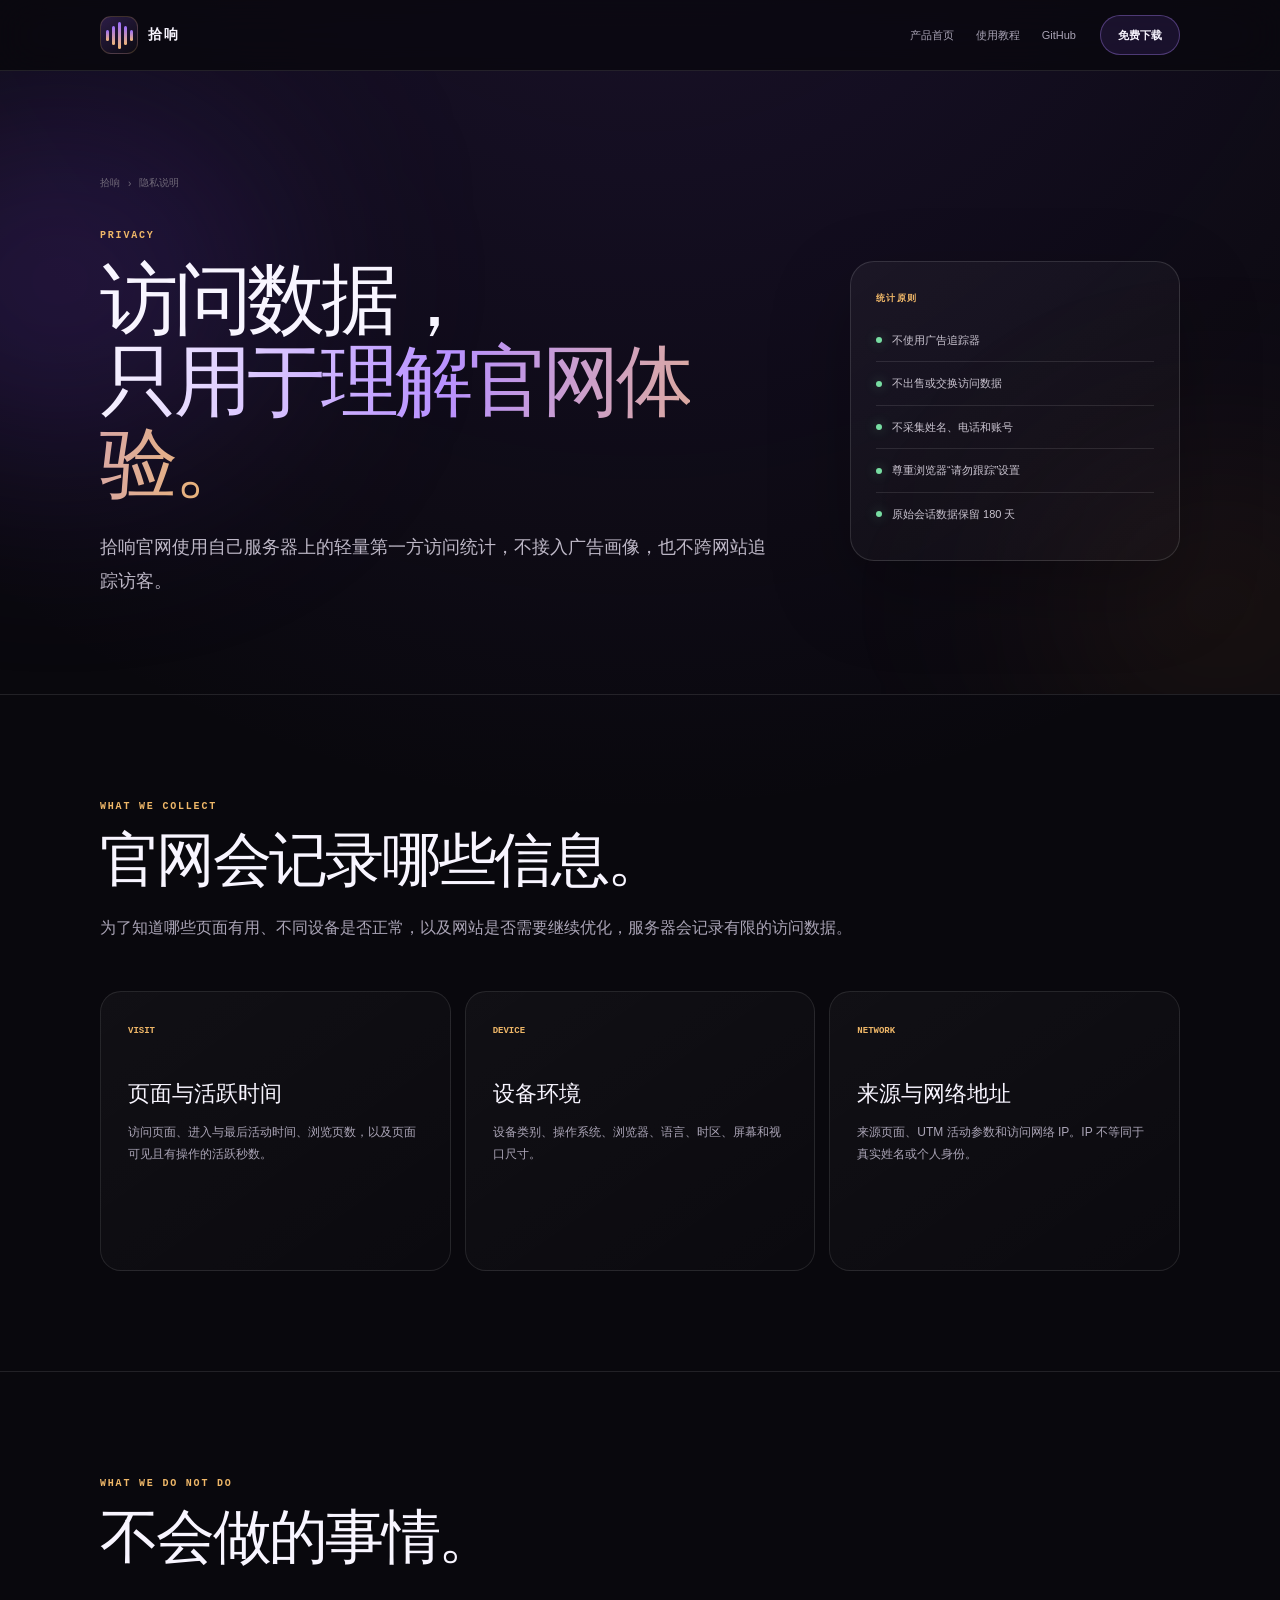
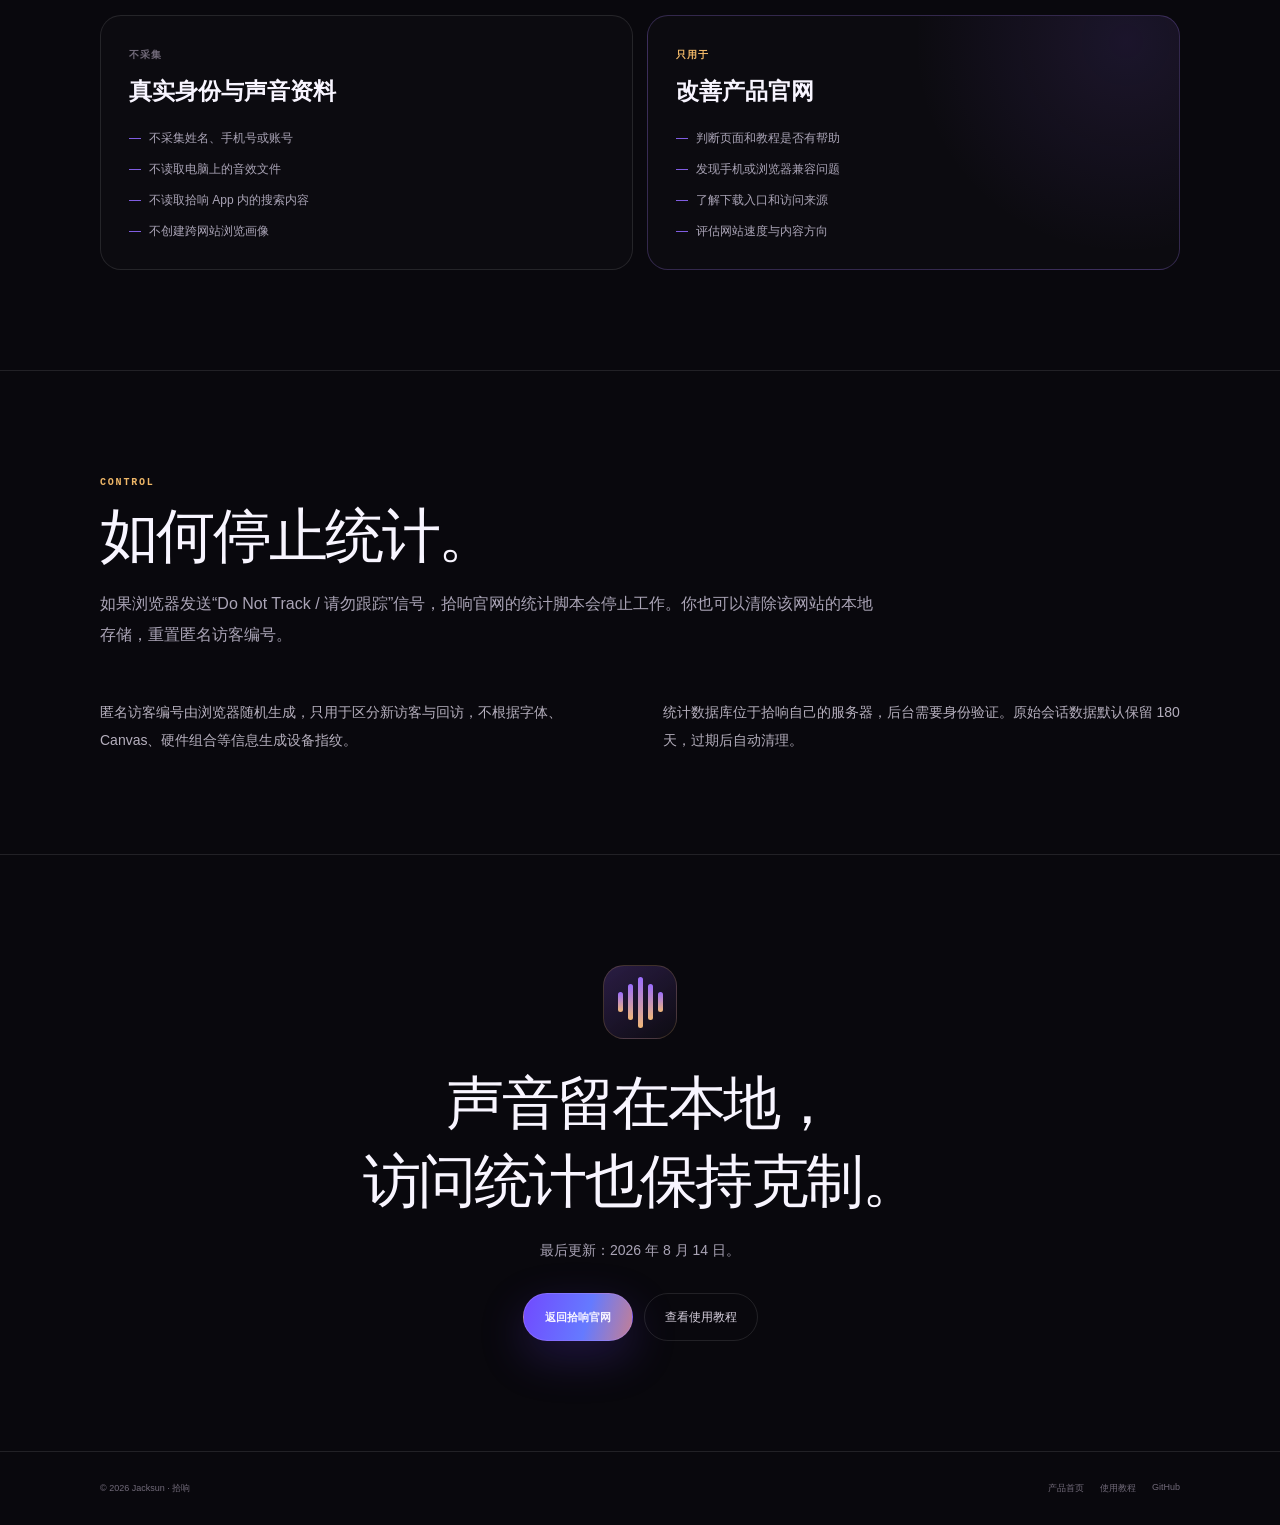
<file: Website/privacy/index.html>
<!doctype html>
<html lang="zh-CN"><head>
  <meta charset="utf-8"><meta name="viewport" content="width=device-width,initial-scale=1"><meta name="theme-color" content="#09080d">
  <title>拾响官网隐私说明</title><meta name="description" content="拾响官网第一方访问统计与数据保留说明。"><meta name="robots" content="index,follow"><link rel="canonical" href="https://shixiang.jack-sun.com/privacy/"><link rel="icon" href="../assets/favicon-64.png">
  <link rel="preload" href="../insights.css?v=1.0.0" as="style" onload="this.onload=null;this.rel='stylesheet'"><noscript><link rel="stylesheet" href="../insights.css?v=1.0.0"></noscript>
</head><body><header class="site-header"><nav class="shell nav"><a class="brand" href="../"><span class="mark"><i></i><i></i><i></i><i></i><i></i></span><b>拾响</b></a><div class="nav-links"><a href="../">产品首页</a><a href="../guide/">使用教程</a><a href="https://github.com/sunqinji666-dotcom/Shixiang">GitHub</a></div><a class="nav-download" href="../#download">免费下载</a></nav></header>
<main><section class="hero"><div class="shell"><div class="breadcrumb"><a href="../">拾响</a><i>›</i><span>隐私说明</span></div><div class="hero-grid"><div><span class="eyebrow">PRIVACY</span><h1>访问数据，<br><em>只用于理解官网体验。</em></h1><p class="hero-lead">拾响官网使用自己服务器上的轻量第一方访问统计，不接入广告画像，也不跨网站追踪访客。</p></div><aside class="fact-card"><span>统计原则</span><ul><li>不使用广告追踪器</li><li>不出售或交换访问数据</li><li>不采集姓名、电话和账号</li><li>尊重浏览器“请勿跟踪”设置</li><li>原始会话数据保留 180 天</li></ul></aside></div></div></section>
<section class="content-section"><div class="shell"><div class="section-heading"><span class="section-kicker">WHAT WE COLLECT</span><h2>官网会记录哪些信息。</h2><p>为了知道哪些页面有用、不同设备是否正常，以及网站是否需要继续优化，服务器会记录有限的访问数据。</p></div><div class="card-grid"><article class="info-card"><span>VISIT</span><h3>页面与活跃时间</h3><p>访问页面、进入与最后活动时间、浏览页数，以及页面可见且有操作的活跃秒数。</p></article><article class="info-card"><span>DEVICE</span><h3>设备环境</h3><p>设备类别、操作系统、浏览器、语言、时区、屏幕和视口尺寸。</p></article><article class="info-card"><span>NETWORK</span><h3>来源与网络地址</h3><p>来源页面、UTM 活动参数和访问网络 IP。IP 不等同于真实姓名或个人身份。</p></article></div></div></section>
<section class="content-section"><div class="shell"><div class="section-heading"><span class="section-kicker">WHAT WE DO NOT DO</span><h2>不会做的事情。</h2></div><div class="comparison"><article class="compare-card"><span>不采集</span><h3>真实身份与声音资料</h3><ul><li>不采集姓名、手机号或账号</li><li>不读取电脑上的音效文件</li><li>不读取拾响 App 内的搜索内容</li><li>不创建跨网站浏览画像</li></ul></article><article class="compare-card highlight"><span>只用于</span><h3>改善产品官网</h3><ul><li>判断页面和教程是否有帮助</li><li>发现手机或浏览器兼容问题</li><li>了解下载入口和访问来源</li><li>评估网站速度与内容方向</li></ul></article></div></div></section>
<section class="content-section"><div class="shell"><div class="section-heading"><span class="section-kicker">CONTROL</span><h2>如何停止统计。</h2><p>如果浏览器发送“Do Not Track / 请勿跟踪”信号，拾响官网的统计脚本会停止工作。你也可以清除该网站的本地存储，重置匿名访客编号。</p></div><div class="prose"><p>匿名访客编号由浏览器随机生成，只用于区分新访客与回访，不根据字体、Canvas、硬件组合等信息生成设备指纹。</p><p>统计数据库位于拾响自己的服务器，后台需要身份验证。原始会话数据默认保留 180 天，过期后自动清理。</p></div></div></section>
<section class="closing"><div class="shell"><span class="mark"><i></i><i></i><i></i><i></i><i></i></span><h2>声音留在本地，<br>访问统计也保持克制。</h2><p>最后更新：2026 年 8 月 14 日。</p><div class="hero-actions"><a class="primary-action" href="../">返回拾响官网</a><a class="secondary-action" href="../guide/">查看使用教程</a></div></div></section></main>
<footer class="footer"><div class="shell footer-inner"><span>© 2026 Jacksun · 拾响</span><div class="footer-links"><a href="../">产品首页</a><a href="../guide/">使用教程</a><a href="https://github.com/sunqinji666-dotcom/Shixiang">GitHub</a></div></div></footer></body></html>
</file>
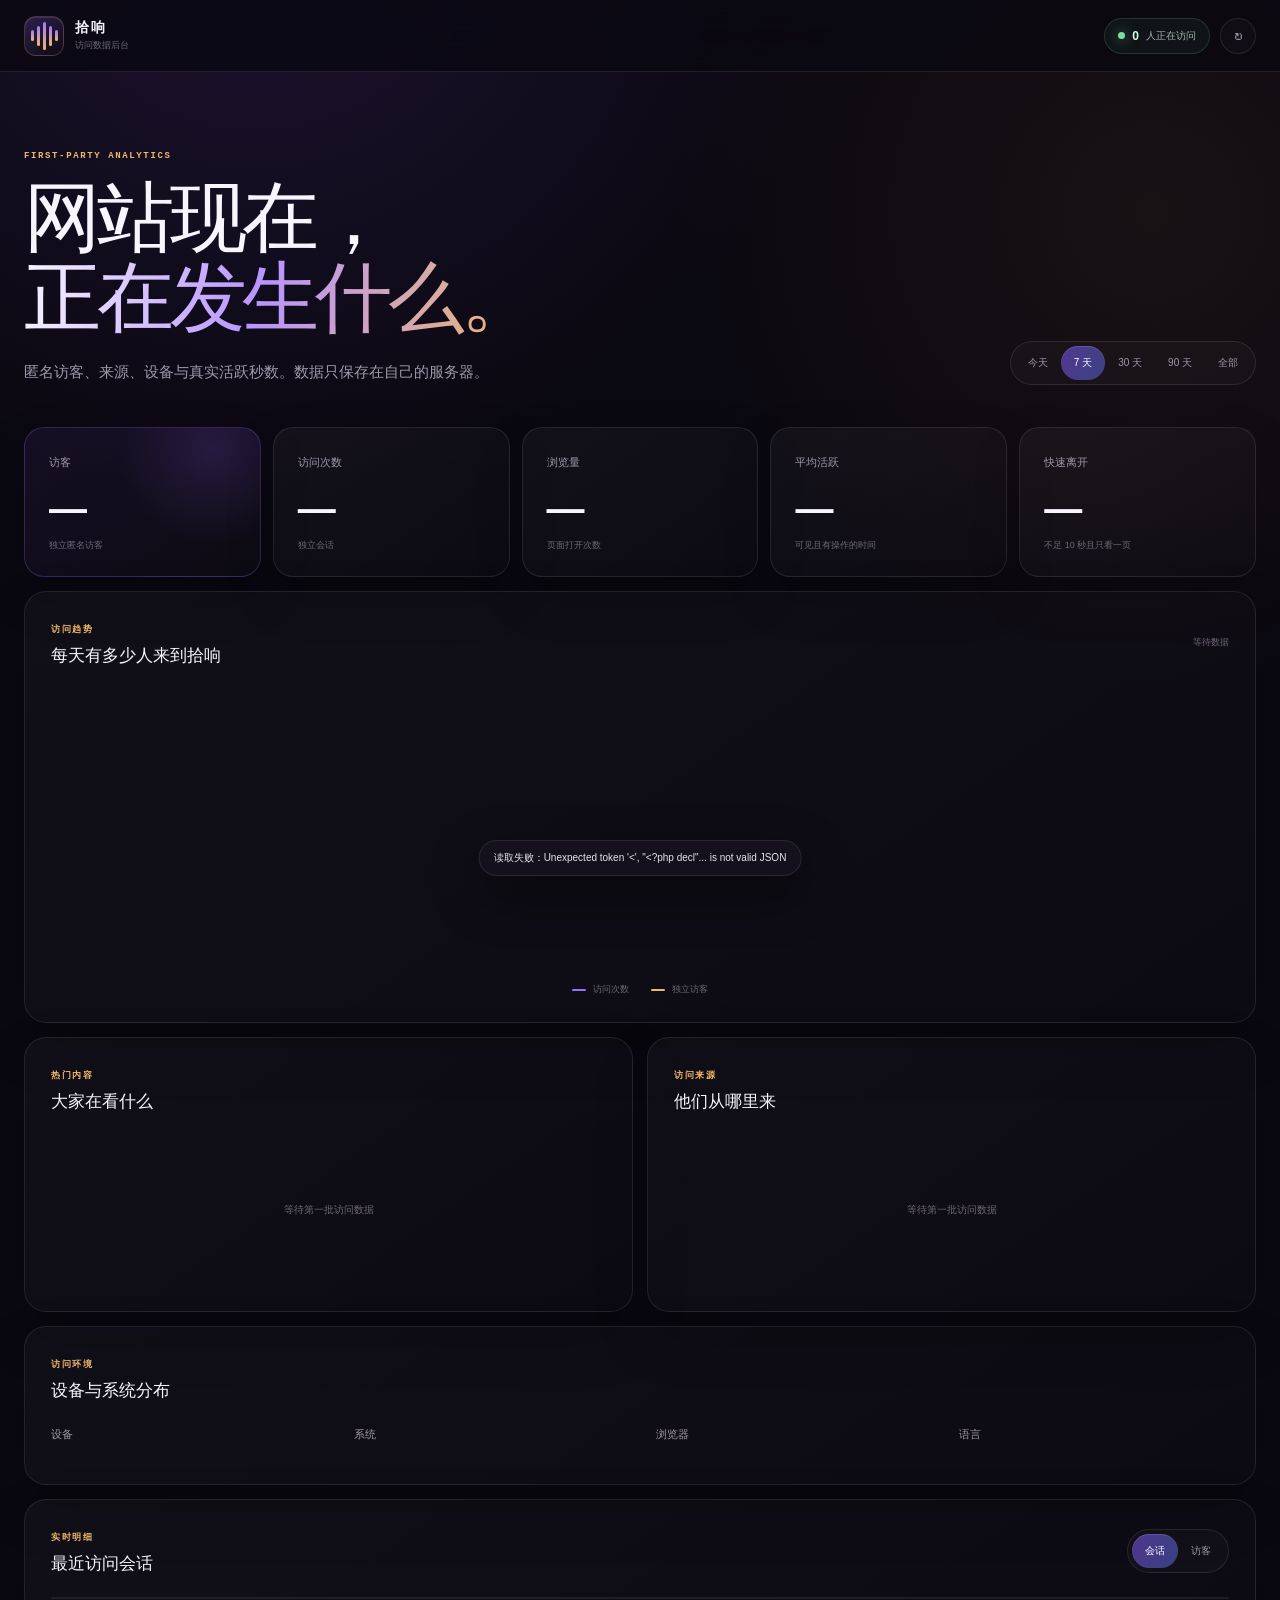
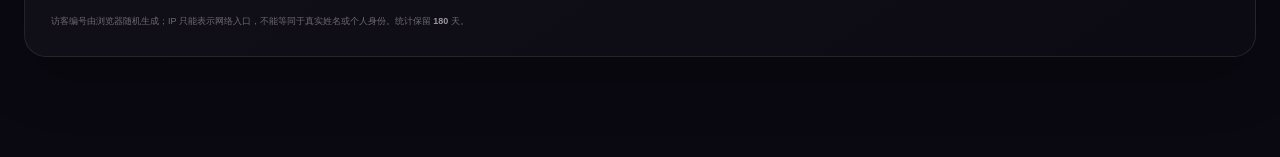
<file: Website/analytics/admin/index.html>
<!doctype html>
<html lang="zh-CN">
<head>
  <meta charset="utf-8">
  <meta name="viewport" content="width=device-width, initial-scale=1">
  <meta name="robots" content="noindex,nofollow,noarchive">
  <meta name="theme-color" content="#0b0911">
  <title>拾响访问后台</title>
  <link rel="icon" href="../../assets/favicon-64.png">
  <link rel="stylesheet" href="dashboard.css?v=1.0.0">
</head>
<body>
  <div class="ambient" aria-hidden="true"></div>
  <header class="topbar">
    <a class="brand" href="../../" aria-label="返回拾响官网">
      <span class="brand-mark"><i></i><i></i><i></i><i></i><i></i></span>
      <span><b>拾响</b><small>访问数据后台</small></span>
    </a>
    <div class="top-actions">
      <span class="live-pill"><i></i><b data-live-count>0</b> 人正在访问</span>
      <button class="icon-button" type="button" data-refresh aria-label="刷新数据" title="刷新数据">↻</button>
    </div>
  </header>

  <main class="dashboard-shell">
    <section class="dashboard-heading">
      <div>
        <span class="eyebrow">FIRST-PARTY ANALYTICS</span>
        <h1>网站现在，<br><em>正在发生什么。</em></h1>
        <p>匿名访客、来源、设备与真实活跃秒数。数据只保存在自己的服务器。</p>
      </div>
      <div class="range-control" role="group" aria-label="统计时间范围">
        <button type="button" data-range="1d">今天</button>
        <button type="button" data-range="7d" class="active">7 天</button>
        <button type="button" data-range="30d">30 天</button>
        <button type="button" data-range="90d">90 天</button>
        <button type="button" data-range="all">全部</button>
      </div>
    </section>

    <section class="metric-grid" aria-label="访问概览">
      <article class="metric-card metric-primary"><span>访客</span><strong data-metric="visitors">—</strong><small>独立匿名访客</small></article>
      <article class="metric-card"><span>访问次数</span><strong data-metric="sessions">—</strong><small>独立会话</small></article>
      <article class="metric-card"><span>浏览量</span><strong data-metric="pageviews">—</strong><small>页面打开次数</small></article>
      <article class="metric-card"><span>平均活跃</span><strong data-metric="avg_active_seconds">—</strong><small>可见且有操作的时间</small></article>
      <article class="metric-card"><span>快速离开</span><strong data-metric="bounce_rate">—</strong><small>不足 10 秒且只看一页</small></article>
    </section>

    <section class="panel chart-panel">
      <div class="panel-head"><div><span>访问趋势</span><h2>每天有多少人来到拾响</h2></div><small data-updated>等待数据</small></div>
      <div class="chart-wrap"><svg viewBox="0 0 900 270" preserveAspectRatio="none" role="img" aria-label="访问趋势折线图" data-chart></svg></div>
      <div class="chart-legend"><span><i class="violet"></i>访问次数</span><span><i class="gold"></i>独立访客</span></div>
    </section>

    <section class="split-grid">
      <article class="panel">
        <div class="panel-head"><div><span>热门内容</span><h2>大家在看什么</h2></div></div>
        <div class="rank-list" data-top-pages><div class="empty-state">等待第一批访问数据</div></div>
      </article>
      <article class="panel">
        <div class="panel-head"><div><span>访问来源</span><h2>他们从哪里来</h2></div></div>
        <div class="rank-list" data-sources><div class="empty-state">等待第一批访问数据</div></div>
      </article>
    </section>

    <section class="panel">
      <div class="panel-head"><div><span>访问环境</span><h2>设备与系统分布</h2></div></div>
      <div class="dimension-grid">
        <div><h3>设备</h3><div class="bar-list" data-devices></div></div>
        <div><h3>系统</h3><div class="bar-list" data-systems></div></div>
        <div><h3>浏览器</h3><div class="bar-list" data-browsers></div></div>
        <div><h3>语言</h3><div class="bar-list" data-languages></div></div>
      </div>
    </section>

    <section class="panel session-panel">
      <div class="panel-head"><div><span>实时明细</span><h2>最近访问会话</h2></div><div class="view-toggle"><button class="active" type="button" data-view="sessions">会话</button><button type="button" data-view="visitors">访客</button></div></div>
      <div class="table-scroll">
        <table>
          <thead data-table-head></thead>
          <tbody data-table-body></tbody>
        </table>
      </div>
      <div class="privacy-note">访客编号由浏览器随机生成；IP 只能表示网络入口，不能等同于真实姓名或个人身份。统计保留 <b data-retention>180</b> 天。</div>
    </section>
  </main>

  <div class="toast" data-toast role="status" aria-live="polite"></div>
  <script src="dashboard.js?v=1.0.0" defer></script>
</body>
</html>
</file>
<file: Website/insights.css>
:root{color-scheme:dark;--bg:#09080d;--panel:#14101c;--text:#f8f5ff;--muted:#aaa4b6;--dim:#716a79;--violet:#9169ff;--gold:#efb768;--green:#78dda2;--line:rgba(255,255,255,.1);--shell:min(1080px,calc(100vw - 48px));--ease:cubic-bezier(.23,1,.32,1)}*{box-sizing:border-box}html{scroll-behavior:smooth;background:var(--bg)}body{margin:0;min-width:320px;overflow-x:hidden;background:radial-gradient(circle at 50% -8%,rgba(110,65,194,.18),transparent 31%),var(--bg);color:var(--text);font-family:-apple-system,BlinkMacSystemFont,"SF Pro Display","PingFang SC","Helvetica Neue",sans-serif;-webkit-font-smoothing:antialiased}a{color:inherit;text-decoration:none}.shell{width:var(--shell);margin-inline:auto}.skip-link{position:fixed;z-index:1000;top:8px;left:8px;padding:9px 13px;border-radius:8px;background:white;color:#111;transform:translateY(-150%)}.skip-link:focus{transform:none}.site-header{position:sticky;z-index:50;top:0;border-bottom:1px solid var(--line);background:rgba(9,8,13,.8);backdrop-filter:blur(22px) saturate(145%)}.nav{display:flex;min-height:70px;align-items:center;gap:24px}.brand{display:flex;align-items:center;gap:10px}.mark{display:flex;width:38px;height:38px;align-items:center;justify-content:center;gap:3px;border:1px solid rgba(239,183,104,.2);border-radius:11px;background:linear-gradient(145deg,rgba(130,84,211,.28),rgba(14,12,19,.92))}.mark i{display:block;width:3px;border-radius:8px;background:linear-gradient(#9b6dff,#f1b777)}.mark i:nth-child(1),.mark i:nth-child(5){height:11px}.mark i:nth-child(2),.mark i:nth-child(4){height:19px}.mark i:nth-child(3){height:27px}.brand b{font-size:14px;letter-spacing:.13em}.nav-links{display:flex;align-items:center;gap:22px;margin-left:auto}.nav-links a{color:var(--muted);font-size:11px}.nav-download,.primary-action{display:inline-flex;min-height:40px;align-items:center;justify-content:center;padding:0 17px;border:1px solid rgba(177,135,255,.35);border-radius:999px;background:rgba(119,77,215,.14);font-size:11px;font-weight:650}.hero{position:relative;padding:105px 0 96px;border-bottom:1px solid var(--line);overflow:hidden}.hero::before,.hero::after{content:"";position:absolute;border-radius:50%;filter:blur(110px);pointer-events:none}.hero::before{width:420px;height:340px;left:-150px;top:40px;background:rgba(105,58,196,.25)}.hero::after{width:360px;height:280px;right:-120px;bottom:-50px;background:rgba(225,145,80,.09)}.breadcrumb{position:relative;z-index:1;display:flex;align-items:center;gap:8px;color:var(--dim);font-size:10px}.breadcrumb i{font-style:normal}.hero-grid{position:relative;z-index:1;display:grid;grid-template-columns:1fr 330px;align-items:center;gap:80px;margin-top:34px}.eyebrow,.section-kicker{color:var(--gold);font:700 10px ui-monospace,SFMono-Regular,monospace;letter-spacing:.18em;text-transform:uppercase}.hero h1{margin:17px 0 0;font-size:clamp(50px,6.6vw,78px);font-weight:580;letter-spacing:-.055em;line-height:1.05}.hero h1 em{color:transparent;background:linear-gradient(100deg,#f8f5ff,#b891ff 47%,#efb768);background-clip:text;-webkit-background-clip:text;font-style:normal}.hero-lead{max-width:720px;margin:25px 0 0;color:#beb8c7;font-size:18px;line-height:1.9}.hero-actions{display:flex;gap:11px;margin-top:30px}.primary-action{min-height:48px;padding:0 21px;background:linear-gradient(105deg,#714aff,#657aff 58%,#c47f93);box-shadow:0 16px 45px rgba(92,58,205,.28)}.secondary-action{display:inline-flex;min-height:48px;align-items:center;padding:0 20px;border:1px solid var(--line);border-radius:999px;color:#d7d0de;font-size:12px}.fact-card{padding:25px;border:1px solid rgba(255,255,255,.13);border-radius:24px;background:linear-gradient(145deg,rgba(255,255,255,.045),rgba(255,255,255,.014));box-shadow:0 30px 80px rgba(0,0,0,.25)}.fact-card>span{color:var(--gold);font-size:9px;font-weight:700;letter-spacing:.15em}.fact-card ul{display:flex;flex-direction:column;gap:0;margin:14px 0 0;padding:0;list-style:none}.fact-card li{display:flex;align-items:center;gap:10px;padding:13px 0;border-bottom:1px solid var(--line);color:#cac4d0;font-size:11px;line-height:1.5}.fact-card li:last-child{border:0}.fact-card li::before{content:"";width:6px;height:6px;flex:0 0 auto;border-radius:50%;background:var(--green);box-shadow:0 0 12px rgba(120,221,162,.4)}.content-section{padding:100px 0;border-bottom:1px solid var(--line)}.section-heading{max-width:780px}.section-heading h2{margin:15px 0 0;font-size:clamp(38px,5vw,59px);font-weight:580;letter-spacing:-.045em;line-height:1.1}.section-heading p{margin:20px 0 0;color:var(--muted);font-size:16px;line-height:1.9}.prose{display:grid;grid-template-columns:1fr 1fr;gap:45px;margin-top:48px}.prose p{margin:0;color:#b5afbd;font-size:14px;line-height:2}.prose strong{color:#f0ebf5;font-weight:620}.card-grid{display:grid;grid-template-columns:repeat(3,1fr);gap:14px;margin-top:48px}.info-card{min-height:280px;padding:27px;border:1px solid var(--line);border-radius:21px;background:linear-gradient(145deg,rgba(255,255,255,.035),rgba(255,255,255,.012))}.info-card>span{color:var(--gold);font:700 9px ui-monospace,monospace}.info-card h3{margin:42px 0 0;font-size:22px;font-weight:580}.info-card p{margin:13px 0 0;color:var(--muted);font-size:12px;line-height:1.8}.steps{display:flex;flex-direction:column;margin-top:45px;border:1px solid var(--line);border-radius:22px;overflow:hidden}.step{display:grid;grid-template-columns:70px 1fr;gap:22px;padding:27px;border-bottom:1px solid var(--line);background:rgba(255,255,255,.016)}.step:last-child{border:0}.step>span{display:grid;width:46px;height:46px;place-items:center;border-radius:50%;background:rgba(124,83,224,.16);color:#c1a7ff;font:700 11px ui-monospace,monospace}.step h3{margin:2px 0 0;font-size:18px}.step p{margin:9px 0 0;color:var(--muted);font-size:12px;line-height:1.8}.comparison{display:grid;grid-template-columns:1fr 1fr;gap:14px;margin-top:45px}.compare-card{padding:28px;border:1px solid var(--line);border-radius:21px;background:rgba(255,255,255,.017)}.compare-card.highlight{border-color:rgba(169,129,255,.25);background:radial-gradient(circle at 90% 10%,rgba(133,86,232,.12),transparent 40%),rgba(255,255,255,.017)}.compare-card>span{color:var(--dim);font-size:10px;font-weight:700;letter-spacing:.12em}.compare-card.highlight>span{color:var(--gold)}.compare-card h3{margin:14px 0 0;font-size:23px}.compare-card ul{display:flex;flex-direction:column;gap:11px;margin:22px 0 0;padding:0;list-style:none}.compare-card li{color:var(--muted);font-size:12px;line-height:1.65}.compare-card li::before{content:"—";margin-right:8px;color:var(--violet)}.faq{display:flex;flex-direction:column;gap:8px;margin-top:40px}.faq details{border:1px solid var(--line);border-radius:15px;background:rgba(255,255,255,.016)}.faq summary{padding:19px 21px;cursor:pointer;font-size:13px;font-weight:600;list-style:none}.faq summary::-webkit-details-marker{display:none}.faq summary::after{content:"+";float:right;color:var(--gold);font-size:17px}.faq details[open] summary::after{content:"−"}.faq p{margin:0;padding:0 21px 20px;color:var(--muted);font-size:12px;line-height:1.85}.related-grid{display:grid;grid-template-columns:repeat(3,1fr);gap:12px;margin-top:36px}.related-card{padding:22px;border:1px solid var(--line);border-radius:17px;background:rgba(255,255,255,.015);transition:transform 150ms var(--ease),border-color 150ms}.related-card span{color:var(--gold);font-size:9px}.related-card b{display:block;margin-top:12px;font-size:14px}.related-card small{display:block;margin-top:9px;color:var(--dim);font-size:10px;line-height:1.6}.closing{padding:110px 0;text-align:center}.closing .mark{width:74px;height:74px;margin:auto;border-radius:21px;gap:5px}.closing .mark i{width:5px}.closing .mark i:nth-child(1),.closing .mark i:nth-child(5){height:20px}.closing .mark i:nth-child(2),.closing .mark i:nth-child(4){height:36px}.closing .mark i:nth-child(3){height:51px}.closing h2{margin:26px 0 0;font-size:clamp(38px,5vw,58px);font-weight:580;letter-spacing:-.045em}.closing p{max-width:650px;margin:17px auto 0;color:var(--muted);font-size:14px;line-height:1.8}.closing .hero-actions{justify-content:center}.footer{padding:30px 0;border-top:1px solid var(--line)}.footer-inner{display:flex;align-items:center;justify-content:space-between;gap:20px;color:var(--dim);font-size:9px}.footer-links{display:flex;gap:16px}@media(hover:hover) and (pointer:fine){.nav-links a:hover{color:white}.related-card:hover{transform:translateY(-2px);border-color:rgba(169,129,255,.25)}}.primary-action:active,.secondary-action:active,.nav-download:active,.related-card:active{transform:scale(.98)}
@media(max-width:900px){.hero-grid{grid-template-columns:1fr}.fact-card{max-width:620px}.card-grid,.related-grid{grid-template-columns:1fr 1fr}.nav-links{display:none}}
@media(max-width:600px){:root{--shell:calc(100vw - 28px)}.nav{min-height:64px}.hero{padding:75px 0 70px}.hero h1{font-size:43px}.hero-lead{font-size:15px}.hero-grid{gap:42px}.hero-actions{flex-direction:column}.hero-actions a{width:100%}.content-section{padding:75px 0}.section-heading h2{font-size:37px}.section-heading p{font-size:14px}.prose,.card-grid,.comparison,.related-grid{grid-template-columns:1fr}.info-card{min-height:230px}.step{grid-template-columns:48px 1fr;padding:21px;gap:13px}.step>span{width:38px;height:38px}.footer-inner{align-items:flex-start;flex-direction:column}.footer-links{flex-wrap:wrap}}
@media(prefers-reduced-motion:reduce){html{scroll-behavior:auto}*,*::before,*::after{animation-duration:.001ms!important;transition-duration:.001ms!important}}
</file>
<file: Website/analytics/admin/dashboard.css>
:root{color-scheme:dark;--bg:#0a0810;--panel:#12101a;--panel2:#17131f;--text:#f8f5ff;--muted:#9f98aa;--dim:#6f6878;--line:rgba(255,255,255,.095);--violet:#9671ff;--violet2:#6f64ff;--gold:#efb768;--green:#73dfa3;--ease:cubic-bezier(.23,1,.32,1);--shell:min(1320px,calc(100vw - 48px))}
*{box-sizing:border-box}html{background:var(--bg)}body{margin:0;min-width:320px;background:radial-gradient(circle at 20% -5%,rgba(125,76,220,.16),transparent 28%),radial-gradient(circle at 90% 12%,rgba(222,145,85,.07),transparent 25%),var(--bg);color:var(--text);font-family:-apple-system,BlinkMacSystemFont,"SF Pro Display","PingFang SC","Helvetica Neue",sans-serif;-webkit-font-smoothing:antialiased}.ambient{position:fixed;z-index:-1;inset:0;background-image:linear-gradient(rgba(255,255,255,.018) 1px,transparent 1px),linear-gradient(90deg,rgba(255,255,255,.018) 1px,transparent 1px);background-size:64px 64px;mask-image:linear-gradient(to bottom,black,transparent 70%)}button,a{-webkit-tap-highlight-color:transparent}.topbar{position:sticky;z-index:50;top:0;display:flex;min-height:72px;align-items:center;justify-content:space-between;padding:0 max(24px,calc((100vw - 1320px)/2));border-bottom:1px solid var(--line);background:rgba(10,8,16,.78);backdrop-filter:blur(22px) saturate(145%)}.brand{display:flex;align-items:center;gap:11px;color:inherit;text-decoration:none}.brand-mark{display:flex;width:40px;height:40px;align-items:center;justify-content:center;gap:3px;border:1px solid rgba(239,183,104,.22);border-radius:12px;background:linear-gradient(145deg,rgba(130,84,211,.3),rgba(14,12,19,.94));box-shadow:inset 0 1px rgba(255,255,255,.1)}.brand-mark i{display:block;width:3px;border-radius:9px;background:linear-gradient(#a17aff,#efb768)}.brand-mark i:nth-child(1),.brand-mark i:nth-child(5){height:11px}.brand-mark i:nth-child(2),.brand-mark i:nth-child(4){height:20px}.brand-mark i:nth-child(3){height:28px}.brand>span:last-child{display:flex;flex-direction:column;gap:2px}.brand b{font-size:14px;letter-spacing:.14em}.brand small{color:var(--dim);font-size:9px}.top-actions{display:flex;align-items:center;gap:10px}.live-pill{display:flex;min-height:36px;align-items:center;gap:7px;padding:0 13px;border:1px solid rgba(115,223,163,.17);border-radius:999px;background:rgba(115,223,163,.05);color:#a9b9b0;font-size:10px}.live-pill i{width:7px;height:7px;border-radius:50%;background:var(--green);box-shadow:0 0 14px rgba(115,223,163,.75)}.live-pill b{color:#d9ffe8;font-size:12px}.icon-button{width:36px;height:36px;border:1px solid var(--line);border-radius:50%;background:rgba(255,255,255,.025);color:var(--muted);cursor:pointer;font-size:18px;transition:transform 140ms var(--ease),color 140ms}.icon-button:active{transform:scale(.95)}.icon-button.loading{transform:rotate(180deg)}.dashboard-shell{width:var(--shell);margin:0 auto;padding:72px 0 100px}.dashboard-heading{display:flex;align-items:end;justify-content:space-between;gap:40px;margin-bottom:42px}.eyebrow,.panel-head span{color:var(--gold);font:700 9px ui-monospace,SFMono-Regular,monospace;letter-spacing:.18em;text-transform:uppercase}.dashboard-heading h1{margin:16px 0 0;font-size:clamp(48px,6vw,78px);font-weight:580;letter-spacing:-.055em;line-height:1.04}.dashboard-heading h1 em{color:transparent;background:linear-gradient(100deg,#f8f5ff,#b895ff 46%,#efb768);background-clip:text;-webkit-background-clip:text;font-style:normal}.dashboard-heading p{max-width:620px;margin:20px 0 0;color:var(--muted);font-size:15px;line-height:1.8}.range-control,.view-toggle{display:flex;padding:4px;border:1px solid var(--line);border-radius:999px;background:rgba(255,255,255,.025)}.range-control button,.view-toggle button{min-height:34px;padding:0 13px;border:0;border-radius:999px;background:transparent;color:var(--muted);cursor:pointer;font-size:10px;transition:background-color 140ms,color 140ms,transform 120ms var(--ease)}.range-control button.active,.view-toggle button.active{background:linear-gradient(110deg,rgba(121,80,222,.6),rgba(93,113,236,.5));color:#fff;box-shadow:inset 0 1px rgba(255,255,255,.14)}.range-control button:active,.view-toggle button:active{transform:scale(.96)}.metric-grid{display:grid;grid-template-columns:repeat(5,1fr);gap:12px}.metric-card{min-width:0;padding:24px;border:1px solid var(--line);border-radius:20px;background:linear-gradient(145deg,rgba(255,255,255,.038),rgba(255,255,255,.012));box-shadow:0 20px 50px rgba(0,0,0,.15)}.metric-card.metric-primary{border-color:rgba(158,118,255,.24);background:radial-gradient(circle at 80% 15%,rgba(141,94,238,.16),transparent 42%),linear-gradient(145deg,rgba(114,73,206,.1),rgba(255,255,255,.014))}.metric-card span{color:var(--muted);font-size:11px}.metric-card strong{display:block;margin-top:18px;font-size:38px;font-weight:570;letter-spacing:-.05em}.metric-card small{display:block;margin-top:8px;color:var(--dim);font-size:9px;line-height:1.5}.panel{margin-top:14px;padding:26px;border:1px solid var(--line);border-radius:22px;background:linear-gradient(145deg,rgba(255,255,255,.032),rgba(255,255,255,.01));box-shadow:0 24px 60px rgba(0,0,0,.14)}.panel-head{display:flex;align-items:center;justify-content:space-between;gap:20px}.panel-head h2{margin:8px 0 0;font-size:17px;font-weight:580}.panel-head>small{color:var(--dim);font-size:9px}.chart-wrap{height:270px;margin-top:30px}.chart-wrap svg{display:block;width:100%;height:100%;overflow:visible}.chart-grid{stroke:rgba(255,255,255,.06);stroke-width:1;vector-effect:non-scaling-stroke}.chart-area{fill:url(#areaGradient)}.chart-line{fill:none;stroke:var(--violet);stroke-width:3;vector-effect:non-scaling-stroke}.chart-visitor{fill:none;stroke:var(--gold);stroke-width:2;vector-effect:non-scaling-stroke}.chart-dot{fill:var(--violet);stroke:#15101d;stroke-width:2;vector-effect:non-scaling-stroke}.chart-label{fill:#706979;font:9px -apple-system,BlinkMacSystemFont,sans-serif}.chart-value{fill:#bcb4c6;font:9px ui-monospace,monospace}.chart-legend{display:flex;justify-content:center;gap:22px;margin-top:16px;color:var(--dim);font-size:9px}.chart-legend span{display:flex;align-items:center;gap:7px}.chart-legend i{width:14px;height:2px;border-radius:9px}.chart-legend .violet{background:var(--violet)}.chart-legend .gold{background:var(--gold)}.split-grid{display:grid;grid-template-columns:1fr 1fr;gap:14px}.rank-list{display:flex;flex-direction:column;gap:8px;margin-top:22px}.rank-row{display:grid;grid-template-columns:minmax(0,1fr) auto;align-items:center;gap:16px;padding:13px 14px;border:1px solid rgba(255,255,255,.065);border-radius:13px;background:rgba(255,255,255,.014)}.rank-copy{min-width:0}.rank-copy b{display:block;overflow:hidden;text-overflow:ellipsis;white-space:nowrap;font-size:11px;font-weight:560}.rank-copy small{display:block;margin-top:5px;color:var(--dim);font-size:9px}.rank-value{min-width:52px;text-align:right}.rank-value strong{display:block;font-size:13px}.rank-value i{display:block;margin-top:4px;color:var(--dim);font-size:8px;font-style:normal}.rank-meter{grid-column:1/-1;height:2px;overflow:hidden;border-radius:9px;background:rgba(255,255,255,.05)}.rank-meter i{display:block;height:100%;border-radius:9px;background:linear-gradient(90deg,var(--violet2),var(--gold));transform-origin:left}.empty-state{display:grid;min-height:150px;place-items:center;color:var(--dim);font-size:10px}.dimension-grid{display:grid;grid-template-columns:repeat(4,1fr);gap:32px;margin-top:25px}.dimension-grid h3{margin:0 0 16px;color:var(--muted);font-size:11px;font-weight:560}.bar-list{display:flex;flex-direction:column;gap:13px}.bar-row{display:grid;grid-template-columns:minmax(0,1fr) auto;gap:9px;color:var(--dim);font-size:9px}.bar-row b{overflow:hidden;color:#bdb6c6;font-weight:520;text-overflow:ellipsis;white-space:nowrap}.bar-track{grid-column:1/-1;height:4px;overflow:hidden;border-radius:9px;background:rgba(255,255,255,.05)}.bar-track i{display:block;height:100%;border-radius:9px;background:linear-gradient(90deg,#7757e5,#a679ff)}.table-scroll{margin-top:22px;overflow:auto;border:1px solid rgba(255,255,255,.07);border-radius:15px}table{width:100%;border-collapse:collapse;white-space:nowrap}th,td{height:48px;padding:0 14px;border-bottom:1px solid rgba(255,255,255,.055);text-align:left;font-size:9px}th{position:sticky;top:0;background:#15121c;color:var(--dim);font-weight:600;letter-spacing:.08em}td{color:#b8b1c0}tbody tr:last-child td{border-bottom:0}tbody tr:hover{background:rgba(136,94,237,.045)}td strong{color:#eee9f4;font-size:10px;font-weight:560}td small{display:block;margin-top:3px;color:var(--dim)}.visitor-id{font-family:ui-monospace,SFMono-Regular,monospace;color:#c6b3ff}.live-tag{display:inline-flex;align-items:center;gap:5px;color:#91eeb4}.live-tag::before{content:"";width:5px;height:5px;border-radius:50%;background:var(--green)}.privacy-note{margin-top:15px;color:var(--dim);font-size:9px;line-height:1.7}.privacy-note b{color:#9d95a5}.toast{position:fixed;z-index:100;left:50%;bottom:24px;padding:10px 14px;border:1px solid var(--line);border-radius:999px;background:rgba(22,18,29,.94);color:#e9e3ef;font-size:10px;box-shadow:0 18px 50px rgba(0,0,0,.35);opacity:0;transform:translate(-50%,12px) scale(.97);pointer-events:none;transition:opacity 160ms ease-out,transform 180ms var(--ease)}.toast.show{opacity:1;transform:translate(-50%,0) scale(1)}
@media(max-width:1050px){.metric-grid{grid-template-columns:repeat(3,1fr)}.split-grid{grid-template-columns:1fr}.dimension-grid{grid-template-columns:1fr 1fr}.dashboard-heading{align-items:flex-start;flex-direction:column}}
@media(max-width:650px){:root{--shell:calc(100vw - 28px)}.topbar{padding:0 14px}.brand small{display:none}.live-pill{padding:0 10px}.live-pill{font-size:0}.live-pill b{font-size:11px}.dashboard-shell{padding:52px 0 72px}.dashboard-heading h1{font-size:43px}.dashboard-heading p{font-size:13px}.range-control{width:100%;overflow:auto}.range-control button{flex:1;white-space:nowrap}.metric-grid{grid-template-columns:1fr 1fr}.metric-card{padding:19px}.metric-card strong{font-size:32px}.panel{padding:20px;border-radius:18px}.chart-wrap{height:220px}.dimension-grid{grid-template-columns:1fr}.panel-head{align-items:flex-start}.session-panel .panel-head{flex-direction:column}.view-toggle{align-self:stretch}.view-toggle button{flex:1}}
@media(max-width:420px){.metric-grid{grid-template-columns:1fr}.metric-card{display:grid;grid-template-columns:1fr auto;align-items:center}.metric-card strong{grid-row:1/3;grid-column:2;margin:0}.metric-card small{grid-column:1}}
@media(hover:hover) and (pointer:fine){.icon-button:hover{color:#fff}.range-control button:hover:not(.active),.view-toggle button:hover:not(.active){color:#fff;background:rgba(255,255,255,.04)}}
@media(prefers-reduced-motion:reduce){*,*::before,*::after{animation-duration:.001ms!important;transition-duration:.001ms!important}}
</file>
